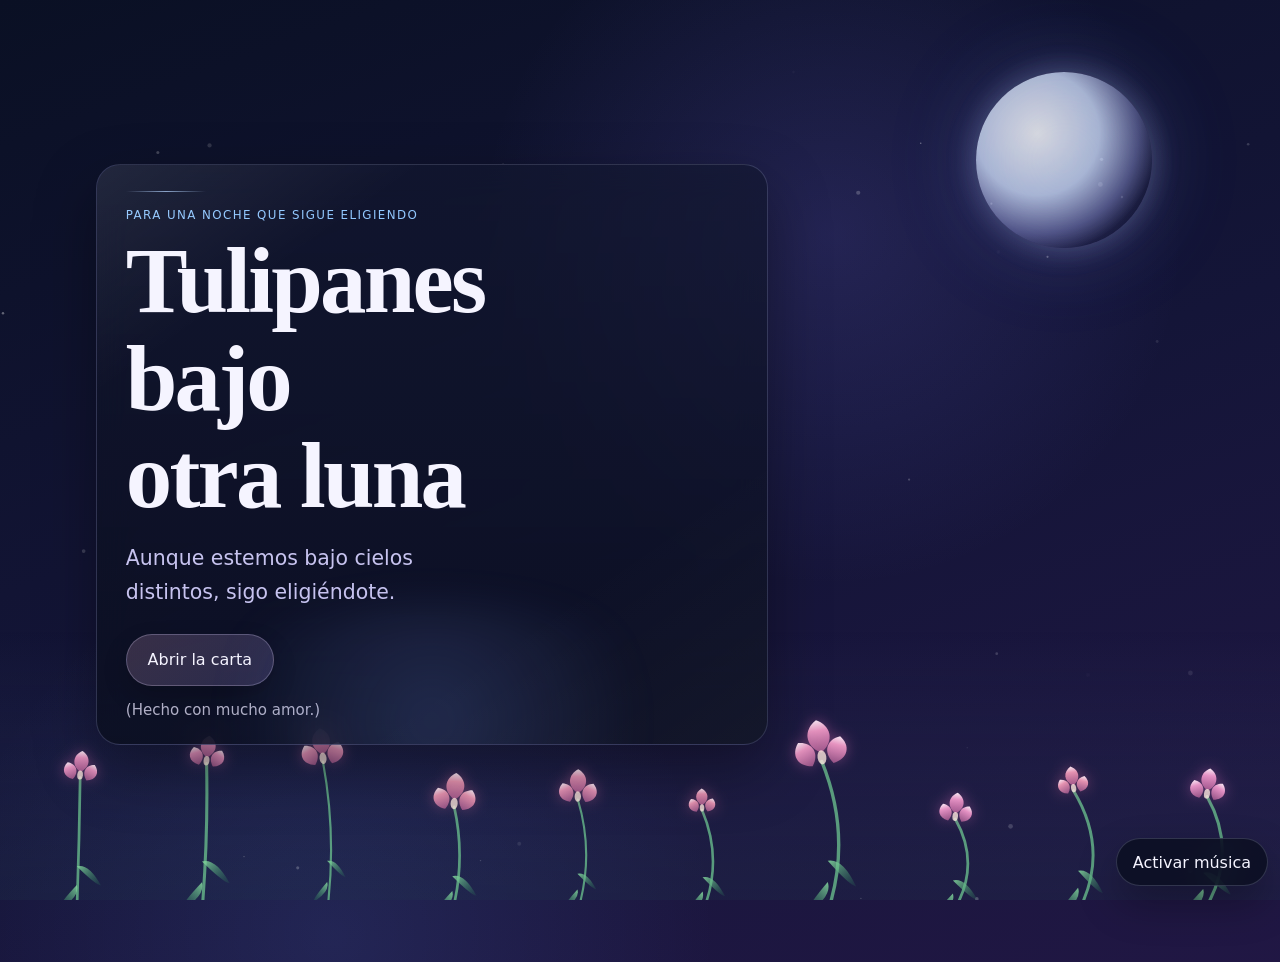
<file: index.html>
<!DOCTYPE html>
<html lang="es">
<head>
  <meta charset="UTF-8">
  <meta name="viewport" content="width=device-width, initial-scale=1.0, viewport-fit=cover">
  <title>Tulipanes bajo otra luna</title>
  <link rel="stylesheet" href="tulipanes-bajo-otra-luna.css">
</head>
<body class="intro-locked">
  <div class="scene" aria-hidden="true">
    <div class="moon"></div>
    <canvas id="sky"></canvas>
  </div>

  <main class="page">
    <section class="hero" id="top">
      <div class="hero-card">
        <div class="hero-ornament" aria-hidden="true"></div>
        <p class="eyebrow">Para una noche que sigue eligiendo</p>
        <h1>Tulipanes bajo otra luna</h1>
        <p class="hero-subtitle">Aunque estemos bajo cielos distintos, sigo eligiéndote.</p>
        <div class="hero-actions">
          <button id="openLetter" class="btn" type="button">Abrir la carta</button>
        </div>
        <p class="hero-note">(Hecho con mucho amor.)</p>
      </div>
    </section>

    <section class="content" aria-label="Carta y detalles">
      <article id="letterPanel" class="panel letter-panel" tabindex="-1" aria-hidden="true" hidden>
        <div class="split">
          <div>
            <h2 id="letterHeading">Feliz cumpleaños, mi amor 🌷</h2>
            <div id="letterBody" class="letter-body"></div>
            <div class="section-actions">
              <button id="letterNext" class="btn secondary" type="button">Ver cuánto llevamos</button>
            </div>
          </div>
          <div id="photoFrame" class="photo-frame">
            <img id="photo" alt="">
          </div>
        </div>
      </article>

      <section id="counterSection" class="panel reveal-panel" aria-labelledby="counterHeading" hidden>
        <h2 id="counterHeading">Llevamos</h2>
        <p class="stat-copy">Tanto tiempo siendo feliz a tu lado</p>
        <div class="counter-grid">
          <div id="counterValue" class="counter-value" aria-live="polite">0 años, 0 meses, 0 días, 00:00:00</div>
        </div>
        <div class="section-actions">
          <button id="counterNext" class="btn secondary" type="button">Seguir</button>
        </div>
      </section>

      <section id="closingSection" class="panel closing reveal-panel" aria-labelledby="closingHeading" hidden>
        <h2 id="closingHeading" class="sr-only">Cierre</h2>
        <p class="closing-quote">No te dejaré solita nunca.</p>
        <button id="openGiftModal" class="btn" type="button">Elige un regalo</button>
      </section>
    </section>
  </main>

  <div id="giftModal" class="modal" hidden aria-hidden="true">
    <div
      class="modal-dialog"
      role="dialog"
      aria-modal="true"
      aria-labelledby="giftModalTitle"
      aria-describedby="giftModalCopy"
    >
      <button id="closeGiftModal" class="modal-close" type="button" aria-label="Cerrar regalo">
        x
      </button>
      <p class="eyebrow">Sorpresa final</p>
      <h2 id="giftModalTitle">Elige un regalo</h2>
      <p id="giftModalCopy" class="modal-copy">
        ¿Cómo quieres elegir tu detalle? Puedes hacerlo a ciegas o viendo las tres opciones.
      </p>
      <div class="gift-actions">
        <button id="giftManual" class="btn secondary" type="button">Elegir a ciegas</button>
        <button id="giftRandom" class="btn" type="button">Elegir viendo</button>
      </div>
      <div id="giftDeck" class="gift-deck" aria-label="Cartas sorpresa"></div>
      <p id="giftStatus" class="gift-status" aria-live="polite">
        Primero elige si prefieres a ciegas o viendo las tres opciones.
      </p>
      <div id="giftReveal" class="gift-reveal" hidden>
        <h3 id="giftRevealTitle"></h3>
        <p id="giftRevealText"></p>
        <button id="backToTop" class="btn secondary" type="button">Volver a leer desde el inicio</button>
      </div>
    </div>
  </div>

  <button id="musicToggle" class="music-toggle" type="button" hidden aria-pressed="false">
    Activar música
  </button>
  <audio id="bgMusic" loop preload="none" aria-hidden="true"></audio>

  <script src="tulipanes-bajo-otra-luna.js"></script>
</body>
</html>
</file>
<file: tulipanes-bajo-otra-luna.css>
:root {
  color-scheme: dark;
  --bg-1: #0a1024;
  --bg-2: #141538;
  --bg-3: #27184a;
  --panel: rgba(12, 17, 38, 0.72);
  --panel-strong: rgba(10, 14, 30, 0.84);
  --line: rgba(190, 194, 255, 0.2);
  --text: #f5f4ff;
  --muted: #c7c3ef;
  --accent: #f4b5d7;
  --accent-2: #b6a8ff;
  --accent-3: #92c8ff;
  --focus: #fff0a6;
  --shadow: 0 24px 60px rgba(0, 0, 0, 0.35);
  --radius: 24px;
  --content-width: min(92vw, 68rem);
  --header-offset: 5rem;
  --safe-top: env(safe-area-inset-top, 0px);
  --safe-right: env(safe-area-inset-right, 0px);
  --safe-bottom: env(safe-area-inset-bottom, 0px);
  --safe-left: env(safe-area-inset-left, 0px);
}

* {
  box-sizing: border-box;
}

html {
  scroll-behavior: smooth;
}

body {
  margin: 0;
  min-height: 100vh;
  min-height: 100svh;
  font-family: ui-sans-serif, system-ui, -apple-system, BlinkMacSystemFont, "Segoe UI", sans-serif;
  color: var(--text);
  background:
    radial-gradient(circle at 50% 20%, rgba(133, 120, 255, 0.16), transparent 22rem),
    radial-gradient(circle at 20% 80%, rgba(101, 150, 255, 0.12), transparent 24rem),
    linear-gradient(160deg, var(--bg-1), var(--bg-2) 42%, var(--bg-3));
  background-size: 130% 130%;
  animation: nightShift 24s ease-in-out infinite alternate;
  overflow-x: hidden;
}

body.intro-locked {
  height: 100vh;
  height: 100svh;
  overflow: hidden;
}

body.modal-open {
  overflow: hidden;
}

body.motion-reduced,
body.motion-reduced * {
  animation-duration: 0.001ms !important;
  animation-iteration-count: 1 !important;
  transition-duration: 0.001ms !important;
  scroll-behavior: auto !important;
}

body::before {
  content: "";
  position: fixed;
  inset: 0;
  background:
    radial-gradient(circle at 15% 20%, rgba(255, 255, 255, 0.045), transparent 0.18rem),
    radial-gradient(circle at 78% 28%, rgba(255, 255, 255, 0.05), transparent 0.14rem),
    radial-gradient(circle at 62% 8%, rgba(255, 255, 255, 0.05), transparent 0.11rem),
    radial-gradient(circle at 85% 75%, rgba(255, 255, 255, 0.04), transparent 0.16rem);
  opacity: 0.8;
  pointer-events: none;
  mix-blend-mode: screen;
}

a,
button {
  font: inherit;
}

button {
  border: 0;
  cursor: pointer;
}

button:focus-visible,
a:focus-visible {
  outline: 3px solid var(--focus);
  outline-offset: 4px;
}

.scene {
  position: fixed;
  inset: 0;
  z-index: 0;
  pointer-events: none;
}

.moon {
  position: absolute;
  top: 8vh;
  right: 10vw;
  width: clamp(7rem, 18vw, 11rem);
  aspect-ratio: 1;
  border-radius: 50%;
  background:
    radial-gradient(circle at 35% 35%, rgba(255, 255, 255, 0.95), rgba(212, 226, 255, 0.88) 38%, rgba(173, 180, 255, 0.4) 62%, rgba(173, 180, 255, 0.02) 75%, transparent 78%);
  box-shadow:
    0 0 30px rgba(185, 198, 255, 0.3),
    0 0 80px rgba(156, 151, 255, 0.16),
    0 0 140px rgba(127, 180, 255, 0.12);
  filter: saturate(1.05);
  opacity: 0.88;
  animation: moonFloat 12s ease-in-out infinite;
}

.moon::before {
  content: "";
  position: absolute;
  inset: -18%;
  border-radius: 50%;
  background: radial-gradient(circle, rgba(189, 214, 255, 0.12), transparent 66%);
  filter: blur(10px);
}

#sky {
  width: 100%;
  height: 100%;
  display: block;
}

.page {
  position: relative;
  z-index: 1;
  width: min(calc(100vw - 1.2rem - var(--safe-left) - var(--safe-right)), 68rem);
  margin: 0 auto;
  padding: calc(0.85rem + var(--safe-top)) var(--safe-right) calc(4rem + var(--safe-bottom)) var(--safe-left);
}

.hero {
  min-height: calc(100vh - 1.5rem - var(--safe-top));
  min-height: calc(100svh - 1.5rem - var(--safe-top));
  display: grid;
  align-items: center;
  padding: 2.4rem 0 2rem;
}

.hero-card,
.panel {
  position: relative;
  background: linear-gradient(180deg, rgba(18, 23, 47, 0.68), rgba(10, 14, 30, 0.82));
  border: 1px solid var(--line);
  border-radius: var(--radius);
  box-shadow: var(--shadow);
  backdrop-filter: blur(16px);
  overflow: hidden;
}

.hero-card {
  max-width: 42rem;
  padding: 2.2rem 1.5rem 1.5rem;
}

.hero-card::after {
  content: "";
  position: absolute;
  left: 8%;
  right: 8%;
  bottom: -16%;
  height: 40%;
  border-radius: 50%;
  background: radial-gradient(circle, rgba(128, 161, 255, 0.18), transparent 68%);
  filter: blur(20px);
  pointer-events: none;
}

.hero-card::before,
.panel::before {
  content: "";
  position: absolute;
  inset: 0;
  background: linear-gradient(145deg, rgba(255, 255, 255, 0.08), transparent 22%, transparent 72%, rgba(255, 255, 255, 0.03));
  pointer-events: none;
}

.hero-ornament {
  width: 5rem;
  height: 1px;
  margin-bottom: 1rem;
  background: linear-gradient(90deg, rgba(255, 255, 255, 0), rgba(180, 213, 255, 0.85), rgba(255, 255, 255, 0));
  opacity: 0.85;
}

.eyebrow {
  margin: 0 0 0.65rem;
  color: var(--accent-3);
  letter-spacing: 0.12em;
  text-transform: uppercase;
  font-size: 0.74rem;
}

h1,
h2,
h3 {
  margin: 0;
  font-family: ui-serif, Georgia, Cambria, "Times New Roman", serif;
  line-height: 1.05;
  letter-spacing: -0.03em;
}

h1 {
  max-width: 10ch;
  font-size: clamp(2.8rem, 9vw, 5.8rem);
  text-wrap: balance;
}

.hero-subtitle {
  max-width: 32rem;
  margin: 1rem 0 0;
  font-size: clamp(1.05rem, 2.4vw, 1.28rem);
  line-height: 1.7;
  color: var(--muted);
  text-wrap: balance;
}

.hero-actions {
  display: flex;
  flex-wrap: wrap;
  gap: 0.8rem;
  align-items: center;
  margin-top: 1.5rem;
}

.hero-note {
  margin: 0.95rem 0 0;
  color: rgba(235, 232, 255, 0.74);
  font-size: 0.94rem;
}

.content {
  display: grid;
  gap: 1rem;
  padding-top: 0.5rem;
}

body.intro-locked .content {
  visibility: hidden;
  pointer-events: none;
}

.btn {
  display: inline-flex;
  align-items: center;
  justify-content: center;
  gap: 0.55rem;
  min-height: 3.2rem;
  padding: 0.95rem 1.3rem;
  border-radius: 999px;
  background: linear-gradient(135deg, rgba(255, 194, 228, 0.18), rgba(176, 161, 255, 0.18));
  color: var(--text);
  border: 1px solid rgba(229, 216, 255, 0.26);
  box-shadow: 0 10px 24px rgba(0, 0, 0, 0.2);
  transition: transform 180ms ease, background 180ms ease, border-color 180ms ease;
  text-decoration: none;
}

.btn:hover {
  transform: translateY(-1px);
  background: linear-gradient(135deg, rgba(255, 194, 228, 0.24), rgba(176, 161, 255, 0.24));
}

.btn.secondary {
  background: rgba(16, 21, 44, 0.85);
}

.panel {
  padding: 1.35rem;
}

.letter-panel {
  opacity: 0;
  transform: translateY(1.2rem);
  transition: opacity 500ms ease, transform 500ms ease;
}

.reveal-panel {
  opacity: 0;
  transform: translateY(1.2rem);
  transition: opacity 500ms ease, transform 500ms ease;
}

.letter-panel[hidden],
.reveal-panel[hidden] {
  display: none;
}

.letter-panel.visible,
.reveal-panel.visible {
  opacity: 1;
  transform: translateY(0);
}

.panel h2 {
  font-size: clamp(1.9rem, 5vw, 3rem);
  margin-bottom: 1rem;
}

.letter-body {
  display: grid;
  gap: 1rem;
}

.letter-body p,
.section-copy,
.stat-copy {
  margin: 0;
  color: var(--muted);
  line-height: 1.8;
  font-size: 1rem;
}

.counter-grid {
  display: grid;
  gap: 0.75rem;
  margin-top: 0.85rem;
}

.counter-value {
  display: inline-flex;
  align-items: center;
  width: fit-content;
  min-height: 3rem;
  padding: 0.8rem 1rem;
  border-radius: 1rem;
  background: rgba(8, 12, 30, 0.65);
  border: 1px solid rgba(205, 215, 255, 0.18);
  color: #fff6fb;
  font-size: clamp(1rem, 3vw, 1.18rem);
  letter-spacing: 0.02em;
  flex-wrap: wrap;
}

.split {
  display: grid;
  gap: 1rem;
}

.photo-frame {
  display: none;
  margin-top: 1.2rem;
  padding: 0.9rem;
  border-radius: 1.3rem;
  border: 1px solid rgba(233, 228, 255, 0.16);
  background: rgba(8, 12, 27, 0.58);
  box-shadow: inset 0 1px 0 rgba(255, 255, 255, 0.06);
}

.photo-frame.visible {
  display: block;
}

.photo-frame img {
  display: block;
  width: 100%;
  height: auto;
  max-height: 24rem;
  object-fit: cover;
  border-radius: 1rem;
  border: 1px solid rgba(255, 255, 255, 0.08);
}

.copy-status {
  min-height: 1.4rem;
  margin-top: 0.7rem;
  color: var(--accent);
  font-size: 0.95rem;
}

.section-actions {
  display: flex;
  justify-content: flex-start;
  margin-top: 1.25rem;
}

.music-toggle {
  position: fixed;
  right: max(0.75rem, calc(0.75rem + var(--safe-right)));
  bottom: max(0.9rem, calc(0.9rem + var(--safe-bottom)));
  z-index: 5;
  min-height: 2.95rem;
  padding: 0.82rem 1rem;
  border-radius: 999px;
  color: var(--text);
  background: rgba(9, 13, 30, 0.78);
  border: 1px solid rgba(212, 220, 255, 0.18);
  backdrop-filter: blur(14px);
  box-shadow: 0 18px 40px rgba(0, 0, 0, 0.28);
}

.closing {
  text-align: center;
  padding: 1.6rem 1.2rem;
}

.closing-quote {
  margin: 0 0 1.1rem;
  font-family: ui-serif, Georgia, Cambria, "Times New Roman", serif;
  font-size: clamp(1.55rem, 4.6vw, 2.6rem);
  line-height: 1.35;
  color: #fff7fb;
  text-wrap: balance;
}

.modal {
  position: fixed;
  inset: 0;
  z-index: 10;
  display: grid;
  place-items: center;
  padding: 1rem;
  background: rgba(4, 7, 18, 0.7);
  backdrop-filter: blur(18px);
}

.modal[hidden] {
  display: none;
}

.modal-dialog {
  position: relative;
  width: min(100%, 56rem);
  max-height: calc(100svh - 2rem);
  overflow-y: auto;
  padding: 1.4rem;
  border-radius: 1.75rem;
  border: 1px solid rgba(217, 224, 255, 0.16);
  background:
    radial-gradient(circle at top, rgba(153, 188, 255, 0.12), transparent 40%),
    linear-gradient(180deg, rgba(17, 22, 46, 0.94), rgba(10, 14, 28, 0.98));
  box-shadow: 0 30px 80px rgba(0, 0, 0, 0.5);
}

.modal-close {
  position: absolute;
  top: 0.9rem;
  right: 0.9rem;
  width: 2.5rem;
  height: 2.5rem;
  display: inline-flex;
  align-items: center;
  justify-content: center;
  border-radius: 999px;
  background: rgba(255, 255, 255, 0.08);
  color: var(--text);
  border: 1px solid rgba(255, 255, 255, 0.12);
}

.modal-copy {
  margin: 0.75rem 0 0;
  color: var(--muted);
  line-height: 1.7;
}

.gift-actions {
  display: flex;
  flex-wrap: wrap;
  gap: 0.8rem;
  margin-top: 1.25rem;
}

.gift-actions .btn,
.gift-actions .btn.secondary {
  background: rgba(16, 21, 44, 0.85);
  border: 1px solid rgba(229, 216, 255, 0.26);
}

.gift-actions .btn:hover,
.gift-actions .btn.secondary:hover {
  background: rgba(27, 35, 72, 0.92);
}

.gift-actions .btn.is-active,
.gift-actions .btn.secondary.is-active {
  background: linear-gradient(135deg, rgba(255, 194, 228, 0.24), rgba(176, 161, 255, 0.24));
  border-color: rgba(255, 232, 246, 0.5);
  box-shadow: 0 12px 28px rgba(0, 0, 0, 0.28);
}

.gift-deck {
  display: grid;
  grid-template-columns: repeat(3, minmax(0, 1fr));
  gap: 1rem;
  margin-top: 1.25rem;
  perspective: 1200px;
}

.gift-card {
  padding: 0;
  min-height: 17rem;
  border-radius: 1.5rem;
  background: transparent;
  border: 0;
  perspective: 1200px;
  transition: transform 180ms ease, opacity 180ms ease;
}

.gift-card:disabled {
  cursor: default;
}

.gift-card:not(:disabled):hover {
  transform: translateY(-4px);
}

.gift-card.muted {
  opacity: 0.38;
  transform: scale(0.98);
}

.gift-card.selected {
  transform: translateY(-4px) scale(1.02);
}

.gift-card-inner {
  position: relative;
  display: block;
  width: 100%;
  min-height: 17rem;
  transform-style: preserve-3d;
  transition: transform 700ms ease;
}

.gift-card.revealed .gift-card-inner {
  transform: rotateY(180deg);
}

.gift-deck.show-fronts .gift-card-inner {
  transform: rotateY(180deg);
}

.gift-card-face {
  position: absolute;
  inset: 0;
  display: flex;
  flex-direction: column;
  align-items: center;
  justify-content: center;
  gap: 0.85rem;
  padding: 1.25rem;
  border-radius: 1.5rem;
  backface-visibility: hidden;
  -webkit-backface-visibility: hidden;
  overflow: hidden;
}

.gift-card-back {
  background:
    radial-gradient(circle at 50% 15%, rgba(255, 255, 255, 0.14), transparent 22%),
    linear-gradient(160deg, rgba(118, 155, 255, 0.25), rgba(244, 181, 215, 0.24), rgba(31, 40, 82, 0.96));
  border: 1px solid rgba(243, 236, 255, 0.22);
  box-shadow:
    inset 0 1px 0 rgba(255, 255, 255, 0.1),
    0 18px 40px rgba(0, 0, 0, 0.28);
}

.gift-card-back::before {
  content: "";
  position: absolute;
  inset: 0.8rem;
  border-radius: 1.1rem;
  border: 1px dashed rgba(255, 245, 252, 0.24);
}

.gift-card-front {
  transform: rotateY(180deg);
  background: linear-gradient(180deg, rgba(255, 244, 249, 0.94), rgba(235, 240, 255, 0.88));
  color: #1a1730;
  text-align: center;
  border: 1px solid rgba(255, 255, 255, 0.42);
}

.gift-card.selected .gift-card-front {
  box-shadow: 0 20px 44px rgba(0, 0, 0, 0.24);
  border-color: rgba(255, 255, 255, 0.72);
}

.gift-card-mark {
  position: relative;
  font-family: ui-serif, Georgia, Cambria, "Times New Roman", serif;
  font-size: clamp(2.8rem, 7vw, 4.4rem);
  line-height: 1;
  color: #fff7fb;
}

.gift-card-label {
  position: relative;
  font-size: 0.88rem;
  letter-spacing: 0.22em;
  text-transform: uppercase;
  color: rgba(255, 246, 252, 0.92);
}

.gift-card-title {
  font-family: ui-serif, Georgia, Cambria, "Times New Roman", serif;
  font-size: clamp(1.35rem, 3.2vw, 1.8rem);
  line-height: 1.15;
}

.gift-card-copy {
  font-size: 0.98rem;
  line-height: 1.65;
  color: rgba(31, 28, 48, 0.82);
}

.gift-status {
  min-height: 1.5rem;
  margin: 1rem 0 0;
  color: var(--accent);
  line-height: 1.5;
}

.gift-reveal {
  margin-top: 1rem;
  padding: 1rem;
  border-radius: 1.25rem;
  background: rgba(255, 255, 255, 0.06);
  border: 1px solid rgba(255, 255, 255, 0.08);
}

.gift-reveal h3 {
  font-size: clamp(1.3rem, 4vw, 1.8rem);
}

.gift-reveal p {
  margin: 0.6rem 0 1rem;
  color: var(--muted);
  line-height: 1.7;
}

.sr-only {
  position: absolute;
  width: 1px;
  height: 1px;
  padding: 0;
  margin: -1px;
  overflow: hidden;
  clip: rect(0, 0, 0, 0);
  white-space: nowrap;
  border: 0;
}

@media (min-width: 700px) {
  .hero-card,
  .panel {
    padding: 1.6rem 1.8rem;
  }

  .content {
    gap: 1.2rem;
  }

  .split {
    grid-template-columns: 1.3fr 0.9fr;
    align-items: start;
  }
}

@media (max-width: 699px) {
  :root {
    --content-width: min(calc(100vw - 1.2rem - var(--safe-left) - var(--safe-right)), 42rem);
  }

  .moon {
    top: calc(4rem + var(--safe-top));
    right: 4vw;
    width: clamp(5.5rem, 24vw, 7.5rem);
    opacity: 0.78;
  }

  .page {
    width: 100%;
    padding-left: max(0.6rem, var(--safe-left));
    padding-right: max(0.6rem, var(--safe-right));
    padding-bottom: calc(3.5rem + var(--safe-bottom));
  }

  .hero {
    min-height: calc(100svh - var(--safe-top));
    padding: 1.3rem 0 1rem;
    align-items: center;
  }

  .hero-card,
  .panel {
    border-radius: 20px;
  }

  .hero-card {
    width: 100%;
    padding: 1.45rem 1rem 1.2rem;
  }

  .hero-ornament {
    width: 4.2rem;
    margin-bottom: 0.8rem;
  }

  h1 {
    max-width: 9ch;
    font-size: clamp(2.55rem, 12vw, 4rem);
  }

  .hero-subtitle {
    max-width: 20rem;
    font-size: 1.02rem;
    line-height: 1.7;
  }

  .hero-actions {
    gap: 0.7rem;
  }

  .btn {
    width: 100%;
    min-height: 3.35rem;
    padding-inline: 1rem;
  }

  .panel {
    padding: 1.1rem 1rem;
  }

  .panel h2 {
    font-size: clamp(1.55rem, 8vw, 2.1rem);
  }

  .letter-body p,
  .section-copy,
  .stat-copy {
    font-size: 0.98rem;
    line-height: 1.75;
  }

  .counter-value {
    width: 100%;
    font-size: 0.98rem;
    line-height: 1.5;
  }

  .photo-frame {
    margin-top: 0.4rem;
  }

  .photo-frame img {
    max-height: 16rem;
  }

  .closing {
    padding: 1.35rem 1rem;
  }

  .closing-quote {
    font-size: clamp(1.35rem, 7vw, 1.9rem);
  }

  .modal-dialog {
    max-height: calc(100svh - 0.8rem);
    padding: 0.95rem 0.75rem 0.85rem;
  }

  .gift-actions {
    gap: 0.45rem;
    flex-wrap: nowrap;
  }

  .gift-actions .btn,
  .gift-actions .btn.secondary {
    width: auto;
    min-height: 2.8rem;
    flex: 1 1 0;
    padding: 0.72rem 0.7rem;
    font-size: 0.92rem;
  }

  .gift-deck {
    grid-template-columns: repeat(3, minmax(0, 1fr));
    gap: 0.45rem;
    margin-top: 0.9rem;
  }

  .gift-card,
  .gift-card-inner {
    min-height: 9.5rem;
  }

  .gift-card-face {
    gap: 0.45rem;
    padding: 0.75rem 0.45rem;
    border-radius: 1rem;
  }

  .gift-card-back::before {
    inset: 0.45rem;
    border-radius: 0.8rem;
  }

  .gift-card-mark {
    font-size: clamp(1.8rem, 7vw, 2.6rem);
  }

  .gift-card-label {
    font-size: 0.58rem;
    letter-spacing: 0.14em;
  }

  .gift-card-title {
    font-size: clamp(0.95rem, 3.8vw, 1.15rem);
    line-height: 1.08;
  }

  .gift-card-copy {
    font-size: 0.72rem;
    line-height: 1.35;
  }

  .gift-status {
    margin-top: 0.8rem;
    font-size: 0.92rem;
  }

  .gift-reveal {
    margin-top: 0.85rem;
    padding: 0.85rem;
  }

  .gift-reveal h3 {
    font-size: 1.1rem;
  }

  .gift-reveal p {
    font-size: 0.92rem;
    line-height: 1.55;
  }

  .music-toggle {
    min-height: 3rem;
    padding: 0.82rem 0.95rem;
    font-size: 0.94rem;
  }
}

@media (max-width: 380px) {
  .hero {
    padding-top: 1.5rem;
  }

  .hero-card,
  .panel {
    border-radius: 18px;
  }

  .hero-card {
    padding: 1.2rem 0.9rem 1.1rem;
  }

  .eyebrow {
    font-size: 0.68rem;
  }

  .counter-value {
    padding: 0.75rem 0.85rem;
  }

  .modal-dialog {
    padding: 0.85rem 0.6rem 0.75rem;
  }

  .gift-actions .btn,
  .gift-actions .btn.secondary {
    min-height: 2.65rem;
    padding: 0.65rem 0.45rem;
    font-size: 0.84rem;
  }

  .gift-deck {
    gap: 0.35rem;
  }

  .gift-card,
  .gift-card-inner {
    min-height: 8.6rem;
  }

  .gift-card-face {
    padding: 0.65rem 0.35rem;
  }

  .gift-card-title {
    font-size: 0.88rem;
  }

  .gift-card-copy {
    font-size: 0.66rem;
    line-height: 1.28;
  }
}

@media (prefers-reduced-motion: reduce) {
  html {
    scroll-behavior: auto;
  }

  body {
    animation: none;
  }

  .moon,
  .letter-panel,
  .btn {
    transition: none;
    animation: none;
  }
}

@keyframes nightShift {
  from {
    background-position: 0% 50%;
  }
  to {
    background-position: 100% 50%;
  }
}

@keyframes moonFloat {
  0%, 100% {
    transform: translate3d(0, 0, 0);
  }
  50% {
    transform: translate3d(0, -0.4rem, 0);
  }
}
</file>
